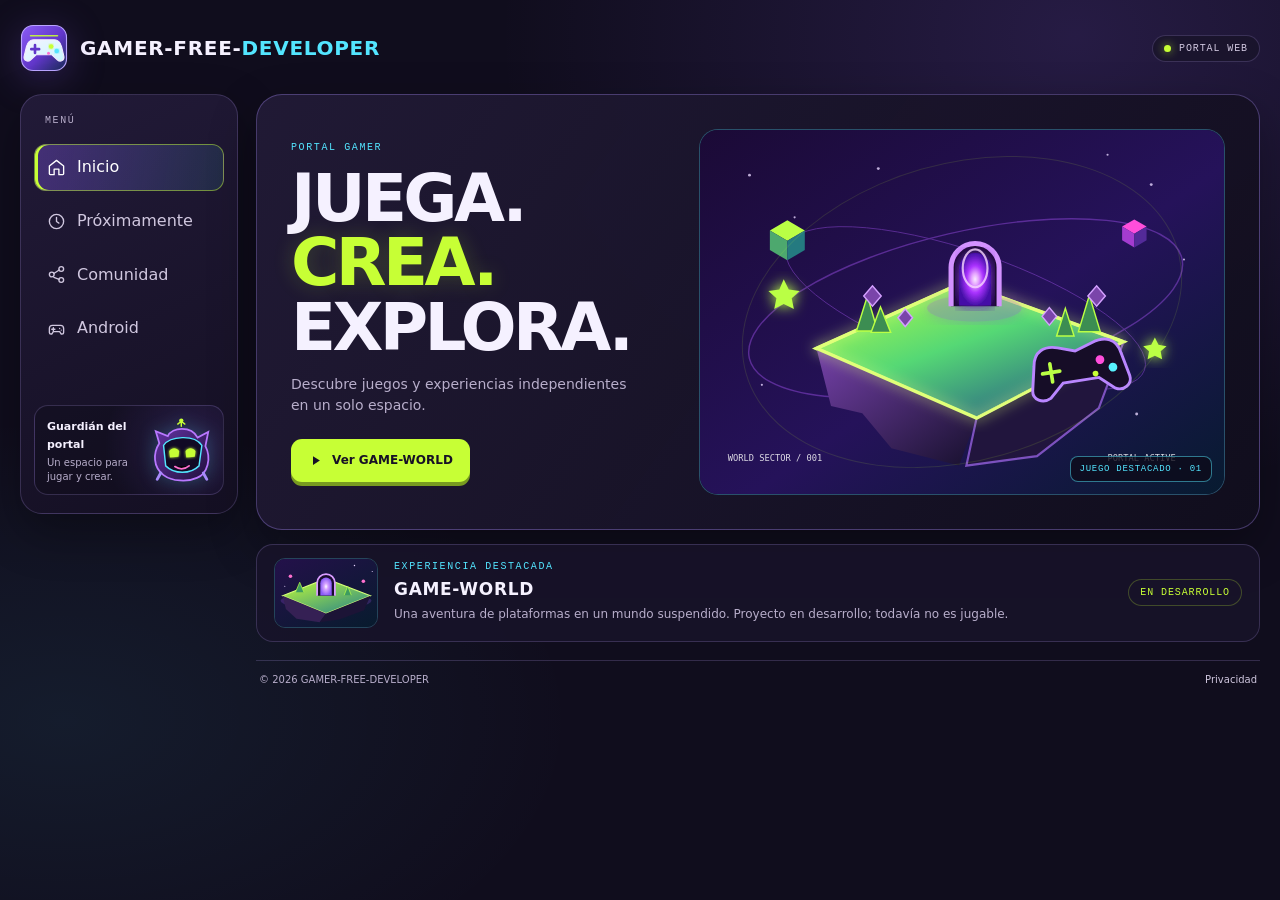
<file: index.html>
<!doctype html>
<html lang="es">
<head>
  <meta charset="utf-8">
  <meta name="viewport" content="width=device-width, initial-scale=1, viewport-fit=cover">
  <meta name="theme-color" content="#100d1d">
  <meta name="color-scheme" content="dark">
  <meta name="application-name" content="GAMER-FREE-DEVELOPER">
  <meta name="apple-mobile-web-app-title" content="GAMER-FREE-DEVELOPER">
  <meta name="apple-mobile-web-app-capable" content="yes">
  <meta name="apple-mobile-web-app-status-bar-style" content="black-translucent">
  <meta name="format-detection" content="telephone=no">
  <meta name="referrer" content="strict-origin-when-cross-origin">
  <meta name="author" content="GAMER-FREE-DEVELOPER">
  <meta name="description" content="GAMER-FREE-DEVELOPER: portal gamer para descubrir juegos, arte digital y experiencias independientes.">
  <meta name="keywords" content="GAMER-FREE-DEVELOPER, videojuegos, juegos independientes, portal gamer, GAME-WORLD, gaming">
  <meta name="robots" content="index,follow,max-image-preview:large,max-snippet:-1,max-video-preview:-1">
  <meta name="googlebot" content="index,follow,max-image-preview:large,max-snippet:-1,max-video-preview:-1">
  <title>GAMER-FREE-DEVELOPER | Portal gamer</title>
  <link rel="canonical" href="https://oficial.gamer.free/">
  <link rel="alternate" hreflang="es" href="https://oficial.gamer.free/">
  <link rel="alternate" hreflang="x-default" href="https://oficial.gamer.free/">
  <link rel="icon" type="image/svg+xml" href="./assets/brand/favicon.svg">
  <link rel="icon" type="image/png" sizes="192x192" href="./assets/brand/icon-192.png">
  <link rel="apple-touch-icon" sizes="192x192" href="./assets/brand/icon-192.png">
  <link rel="manifest" href="./manifest.webmanifest">
  <link rel="preload" href="./assets/css/styles.css" as="style">
  <link rel="stylesheet" href="./assets/css/styles.css">
  <link rel="preload" href="./assets/illustrations/game-world.svg" as="image" type="image/svg+xml" fetchpriority="high">
  <meta property="og:type" content="website">
  <meta property="og:locale" content="es_ES">
  <meta property="og:site_name" content="GAMER-FREE-DEVELOPER">
  <meta property="og:title" content="GAMER-FREE-DEVELOPER | Portal gamer">
  <meta property="og:description" content="Descubre juegos, arte digital y experiencias independientes en GAMER-FREE-DEVELOPER.">
  <meta property="og:url" content="https://oficial.gamer.free/">
  <meta property="og:image" content="https://oficial.gamer.free/assets/illustrations/social-preview.jpg">
  <meta property="og:image:secure_url" content="https://oficial.gamer.free/assets/illustrations/social-preview.jpg">
  <meta property="og:image:type" content="image/jpeg">
  <meta property="og:image:width" content="1200">
  <meta property="og:image:height" content="630">
  <meta property="og:image:alt" content="GAMER-FREE-DEVELOPER: portal gamer con una isla flotante y un portal luminoso.">
  <meta name="twitter:card" content="summary_large_image">
  <meta name="twitter:title" content="GAMER-FREE-DEVELOPER | Portal gamer">
  <meta name="twitter:description" content="Descubre juegos, arte digital y experiencias independientes.">
  <meta name="twitter:image" content="https://oficial.gamer.free/assets/illustrations/social-preview.jpg">
  <meta name="twitter:image:alt" content="Ilustración oficial de GAMER-FREE-DEVELOPER y GAME-WORLD.">
  <script type="application/ld+json">
  {
    "@context": "https://schema.org",
    "@graph": [
      {
        "@type": "Organization",
        "@id": "https://oficial.gamer.free/#organization",
        "name": "GAMER-FREE-DEVELOPER",
        "url": "https://oficial.gamer.free/",
        "logo": {
          "@type": "ImageObject",
          "url": "https://oficial.gamer.free/assets/brand/brand-mark.svg"
        },
        "email": "gamer.free.developer@gmail.com",
        "sameAs": [
          "https://www.facebook.com/share/1AEmgrZEAX/",
          "https://youtube.com/@gamer.free.developer?si=sKg1V9LEy1lL_zl4",
          "https://www.instagram.com/gamer.free.developer?evlk=MWxrbWc2b296bjY4dQ==",
          "https://t.me/oficial_gamer_free",
          "https://x.com/gamer_free_dev"
        ],
        "contactPoint": [{
          "@type": "ContactPoint",
          "contactType": "consultas generales",
          "email": "gamer.free.developer@gmail.com",
          "availableLanguage": ["es"]
        }]
      },
      {
        "@type": "WebSite",
        "@id": "https://oficial.gamer.free/#website",
        "url": "https://oficial.gamer.free/",
        "name": "GAMER-FREE-DEVELOPER",
        "description": "Portal gamer para descubrir juegos, arte digital y experiencias independientes.",
        "inLanguage": "es",
        "publisher": { "@id": "https://oficial.gamer.free/#organization" }
      },
      {
        "@type": "WebPage",
        "@id": "https://oficial.gamer.free/#webpage",
        "url": "https://oficial.gamer.free/",
        "name": "GAMER-FREE-DEVELOPER | Portal gamer",
        "description": "Descubre juegos, arte digital y experiencias independientes en GAMER-FREE-DEVELOPER.",
        "inLanguage": "es",
        "isPartOf": { "@id": "https://oficial.gamer.free/#website" },
        "about": { "@id": "https://oficial.gamer.free/#organization" },
        "primaryImageOfPage": {
          "@type": "ImageObject",
          "url": "https://oficial.gamer.free/assets/illustrations/social-preview.jpg",
          "width": 1200,
          "height": 630
        }
      }
    ]
  }
  </script>
  <script src="./assets/js/audio.js" defer></script>
  <script src="./assets/js/app.js" defer></script>
</head>
<body>
  <a class="skip-link" href="#mainContent">Saltar al contenido</a>
  <div class="app-shell">
    <header class="site-header">
      <a class="brand" href="./" aria-label="GAMER-FREE-DEVELOPER, inicio">
        <img src="./assets/brand/brand-mark.svg" alt="" width="48" height="48">
        <span class="brand-name">GAMER-FREE-<strong>DEVELOPER</strong></span>
      </a>
      <div class="header-tools">
        <span class="header-status"><span class="status-dot"></span> PORTAL WEB</span>
      </div>
    </header>

    <div class="page-layout">
      <aside class="sidebar" aria-label="Panel de navegación">
        <p class="nav-caption">MENÚ</p>
        <nav class="main-nav" aria-label="Navegación principal">
          <button class="nav-button is-active" type="button" data-panel="home" aria-current="page">
            <svg viewBox="0 0 24 24" aria-hidden="true"><path d="m3 10 9-7 9 7v10a1 1 0 0 1-1 1h-5v-7H9v7H4a1 1 0 0 1-1-1V10Z"/></svg>
            <span>Inicio</span>
          </button>
          <button class="nav-button" type="button" data-panel="soon">
            <svg viewBox="0 0 24 24" aria-hidden="true"><circle cx="12" cy="12" r="9"/><path d="M12 7v5l3 2"/></svg>
            <span>Próximamente</span>
          </button>
          <button class="nav-button" type="button" data-panel="social">
            <svg viewBox="0 0 24 24" aria-hidden="true"><circle cx="18" cy="5" r="3"/><circle cx="6" cy="12" r="3"/><circle cx="18" cy="19" r="3"/><path d="m8.7 10.7 6.6-4.4m-6.6 9.4 6.6 2.6"/></svg>
            <span>Comunidad</span>
          </button>
          <button class="nav-button" type="button" data-panel="apk">
            <svg viewBox="0 0 24 24" aria-hidden="true"><path d="M7 8h10a4 4 0 0 1 4 4v5a2 2 0 0 1-2 2h-1l-2-3H8l-2 3H5a2 2 0 0 1-2-2v-5a4 4 0 0 1 4-4Z"/><path d="M8 11v4m-2-2h4m6-1h.01M18 14h.01"/></svg>
            <span>Android</span>
          </button>
        </nav>
        <div class="sidebar-note">
          <div class="sidebar-note-copy">
            <strong>Guardián del portal</strong>
            <p>Un espacio para jugar y crear.</p>
          </div>
          <img class="mascot-illustration" src="./assets/illustrations/mascot.svg" alt="Mascota alienígena guardiana del portal" width="72" height="78" loading="lazy" decoding="async">
        </div>
      </aside>

      <main class="main-content" id="mainContent" tabindex="-1">
        <section class="panel is-active" id="panel-home" aria-label="Inicio">
          <div class="hero-card">
            <div class="hero-copy">
              <p class="eyebrow">PORTAL GAMER</p>
              <h1>JUEGA.<br><span>CREA.</span><br>EXPLORA.</h1>
              <p class="hero-description">Descubre juegos y experiencias independientes en un solo espacio.</p>
              <button class="button button-primary" type="button" data-open-game>
                <svg viewBox="0 0 24 24" aria-hidden="true"><path d="m8 5 11 7-11 7V5Z"/></svg>
                Ver GAME-WORLD
              </button>
            </div>
            <div class="hero-visual">
              <img src="./assets/illustrations/game-world.svg" alt="Isla flotante con un portal brillante y elementos de videojuegos" width="720" height="500" fetchpriority="high" decoding="async">
              <span class="visual-label">JUEGO DESTACADO · 01</span>
            </div>
          </div>
          <div class="feature-bar">
            <img class="feature-art" src="./assets/illustrations/game-world-mini.svg" alt="Miniatura de una isla flotante de GAME-WORLD" width="112" height="72" loading="lazy" decoding="async">
            <div class="feature-copy">
              <p class="eyebrow">EXPERIENCIA DESTACADA</p>
              <h2>GAME-WORLD</h2>
              <p>Una aventura de plataformas en un mundo suspendido. Proyecto en desarrollo; todavía no es jugable.</p>
            </div>
            <span class="status-pill">EN DESARROLLO</span>
          </div>
        </section>

        <!-- Esta sección se mantiene intencionalmente vacía, según el alcance solicitado. -->
        <section class="panel" id="panel-soon" aria-label="Próximamente" aria-hidden="true"></section>

        <section class="panel" id="panel-social" aria-label="Comunidad" aria-hidden="true">
          <div class="section-heading">
            <p class="eyebrow">CANALES OFICIALES</p>
            <h1>COMUNIDAD</h1>
            <p>Conecta con GAMER-FREE-DEVELOPER en nuestros canales oficiales.</p>
          </div>
          <div class="social-grid">
            <a class="social-card" href="https://www.facebook.com/share/1AEmgrZEAX/" target="_blank" rel="noopener noreferrer" aria-label="Abrir Facebook de GAMER-FREE-DEVELOPER">
              <span class="social-symbol" aria-hidden="true">f</span><span class="social-copy"><strong>Facebook</strong><small>Abrir página oficial</small></span><span class="social-arrow" aria-hidden="true">↗</span>
            </a>
            <a class="social-card" href="mailto:gamer.free.developer@gmail.com" aria-label="Enviar correo a gamer.free.developer@gmail.com">
              <span class="social-symbol" aria-hidden="true">@</span><span class="social-copy"><strong>Gmail</strong><small>gamer.free.developer@gmail.com</small></span><span class="social-arrow" aria-hidden="true">↗</span>
            </a>
            <a class="social-card" href="https://youtube.com/@gamer.free.developer?si=sKg1V9LEy1lL_zl4" target="_blank" rel="noopener noreferrer" aria-label="Abrir YouTube de GAMER-FREE-DEVELOPER">
              <span class="social-symbol" aria-hidden="true">▶</span><span class="social-copy"><strong>YouTube</strong><small>Ver canal oficial</small></span><span class="social-arrow" aria-hidden="true">↗</span>
            </a>
            <a class="social-card" href="https://www.instagram.com/gamer.free.developer?evlk=MWxrbWc2b296bjY4dQ==" target="_blank" rel="noopener noreferrer" aria-label="Abrir Instagram de GAMER-FREE-DEVELOPER">
              <span class="social-symbol" aria-hidden="true">◎</span><span class="social-copy"><strong>Instagram</strong><small>Ver cuenta oficial</small></span><span class="social-arrow" aria-hidden="true">↗</span>
            </a>
            <a class="social-card" href="https://t.me/oficial_gamer_free" target="_blank" rel="noopener noreferrer" aria-label="Abrir Telegram de GAMER-FREE-DEVELOPER">
              <span class="social-symbol" aria-hidden="true">➤</span><span class="social-copy"><strong>Telegram</strong><small>Unirse al canal oficial</small></span><span class="social-arrow" aria-hidden="true">↗</span>
            </a>
            <a class="social-card" href="https://x.com/gamer_free_dev" target="_blank" rel="noopener noreferrer" aria-label="Abrir X de GAMER-FREE-DEVELOPER">
              <span class="social-symbol" aria-hidden="true">𝕏</span><span class="social-copy"><strong>X / Twitter</strong><small>Ver cuenta oficial</small></span><span class="social-arrow" aria-hidden="true">↗</span>
            </a>
          </div>
        </section>

        <section class="panel" id="panel-apk" aria-label="Aplicación Android" aria-hidden="true">
          <div class="section-heading">
            <p class="eyebrow">APLICACIÓN MÓVIL</p>
            <h1>ANDROID</h1>
            <p>Descarga la aplicación para Android desde el enlace oficial de distribución.</p>
          </div>
          <div class="apk-card">
            <img class="apk-illustration" src="./assets/illustrations/android-bot.svg" alt="Robot Android verde" width="86" height="92" loading="lazy" decoding="async">
            <div class="apk-copy"><strong>GAMER-FREE-DEVELOPER</strong><p>Instalador para dispositivos Android.</p></div>
            <a class="button button-primary apk-download" href="https://apk.e-droid.net/apk/app4252838-hucwot.apk?v=2" target="_blank" rel="noopener noreferrer" aria-label="Descargar APK de GAMER-FREE-DEVELOPER">Descargar APK <span aria-hidden="true">↗</span></a>
          </div>
        </section>

        <footer class="site-footer">
          <span>© 2026 GAMER-FREE-DEVELOPER</span>
          <a href="./legal.html">Privacidad</a>
        </footer>
      </main>
    </div>
  </div>

  <dialog class="info-dialog" id="gameDialog" aria-labelledby="dialogTitle">
    <div class="dialog-content">
      <p class="eyebrow">JUEGO DESTACADO</p>
      <h2 id="dialogTitle">GAME-WORLD</h2>
      <p>GAME-WORLD es un proyecto de plataformas y exploración. Su diseño visual está preparado, pero la versión jugable aún no se ha desarrollado.</p>
      <div class="dialog-actions"><form method="dialog"><button class="button button-primary">Cerrar</button></form></div>
    </div>
  </dialog>
</body>
</html>
</file>
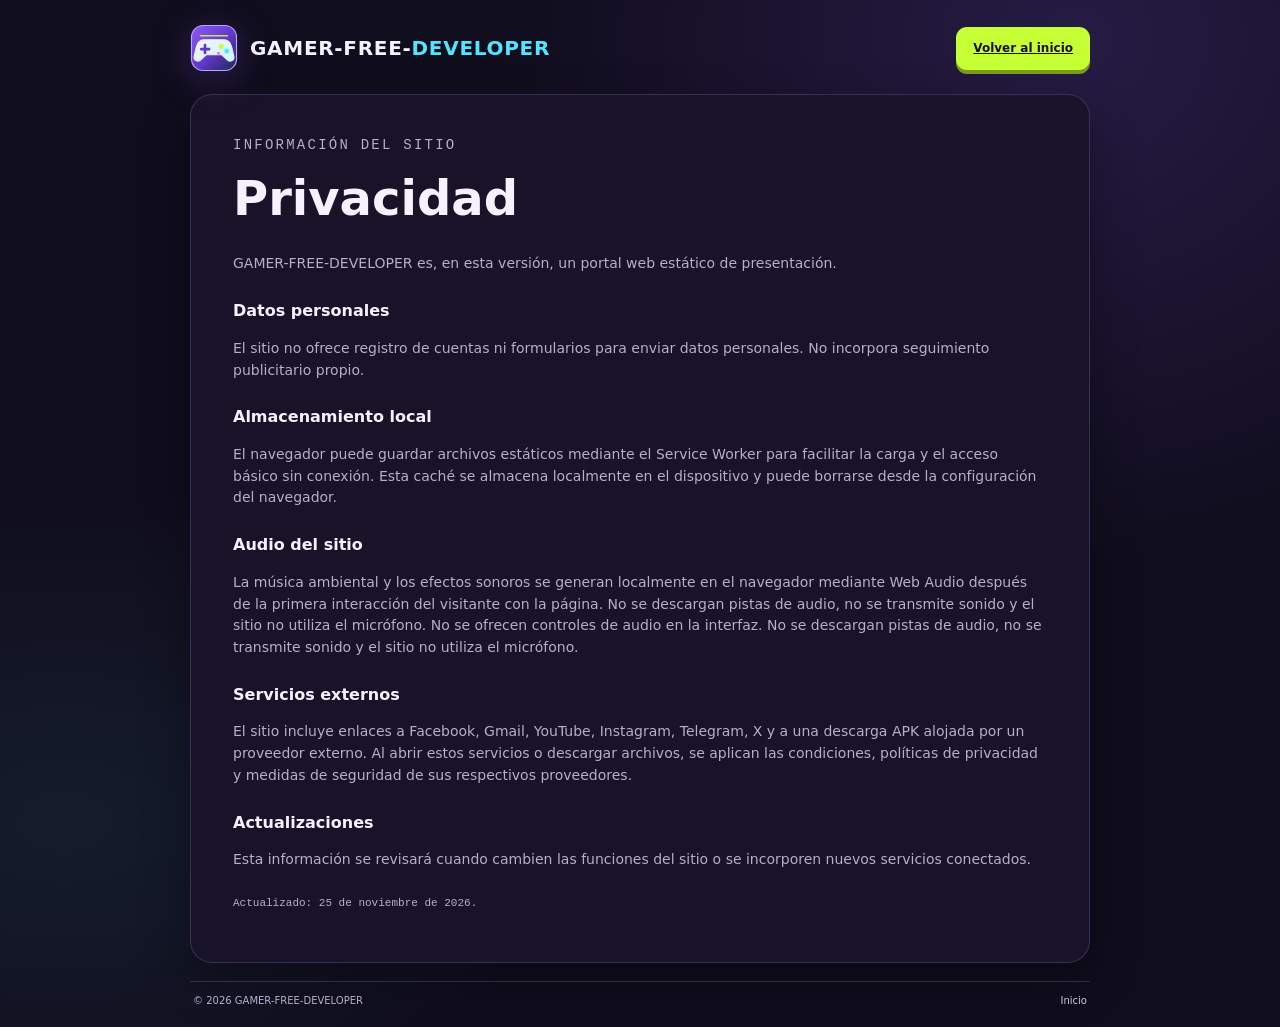
<file: legal.html>
<!doctype html>
<html lang="es">
<head>
  <meta charset="utf-8">
  <meta name="viewport" content="width=device-width, initial-scale=1">
  <meta name="theme-color" content="#100d1d">
  <meta name="description" content="Política de privacidad de GAMER-FREE-DEVELOPER.">
  <meta name="robots" content="index,follow">
  <link rel="canonical" href="https://oficial.gamer.free/legal.html">
  <title>Privacidad · GAMER-FREE-DEVELOPER</title>
  <link rel="icon" type="image/svg+xml" href="./assets/brand/favicon.svg">
  <link rel="stylesheet" href="./assets/css/styles.css">
</head>
<body>
  <div class="app-shell legal-shell">
    <header class="site-header">
      <a class="brand" href="./"><img src="./assets/brand/brand-mark.svg" alt="" width="48" height="48"><span class="brand-name">GAMER-FREE-<strong>DEVELOPER</strong></span></a>
      <a class="button button-primary" href="./">Volver al inicio</a>
    </header>
    <main class="legal-card">
      <p class="eyebrow">INFORMACIÓN DEL SITIO</p>
      <h1>Privacidad</h1>
      <p>GAMER-FREE-DEVELOPER es, en esta versión, un portal web estático de presentación.</p>
      <h2>Datos personales</h2>
      <p>El sitio no ofrece registro de cuentas ni formularios para enviar datos personales. No incorpora seguimiento publicitario propio.</p>
      <h2>Almacenamiento local</h2>
      <p>El navegador puede guardar archivos estáticos mediante el Service Worker para facilitar la carga y el acceso básico sin conexión. Esta caché se almacena localmente en el dispositivo y puede borrarse desde la configuración del navegador.</p>
      <h2>Audio del sitio</h2>
      <p>La música ambiental y los efectos sonoros se generan localmente en el navegador mediante Web Audio después de la primera interacción del visitante con la página. No se descargan pistas de audio, no se transmite sonido y el sitio no utiliza el micrófono. No se ofrecen controles de audio en la interfaz. No se descargan pistas de audio, no se transmite sonido y el sitio no utiliza el micrófono.</p>
      <h2>Servicios externos</h2>
      <p>El sitio incluye enlaces a Facebook, Gmail, YouTube, Instagram, Telegram, X y a una descarga APK alojada por un proveedor externo. Al abrir estos servicios o descargar archivos, se aplican las condiciones, políticas de privacidad y medidas de seguridad de sus respectivos proveedores.</p>
      <h2>Actualizaciones</h2>
      <p>Esta información se revisará cuando cambien las funciones del sitio o se incorporen nuevos servicios conectados.</p>
      <p class="legal-updated">Actualizado: 25 de noviembre de 2026.</p>
    </main>
    <footer class="site-footer"><span>© 2026 GAMER-FREE-DEVELOPER</span><a href="./">Inicio</a></footer>
  </div>
</body>
</html>
</file>
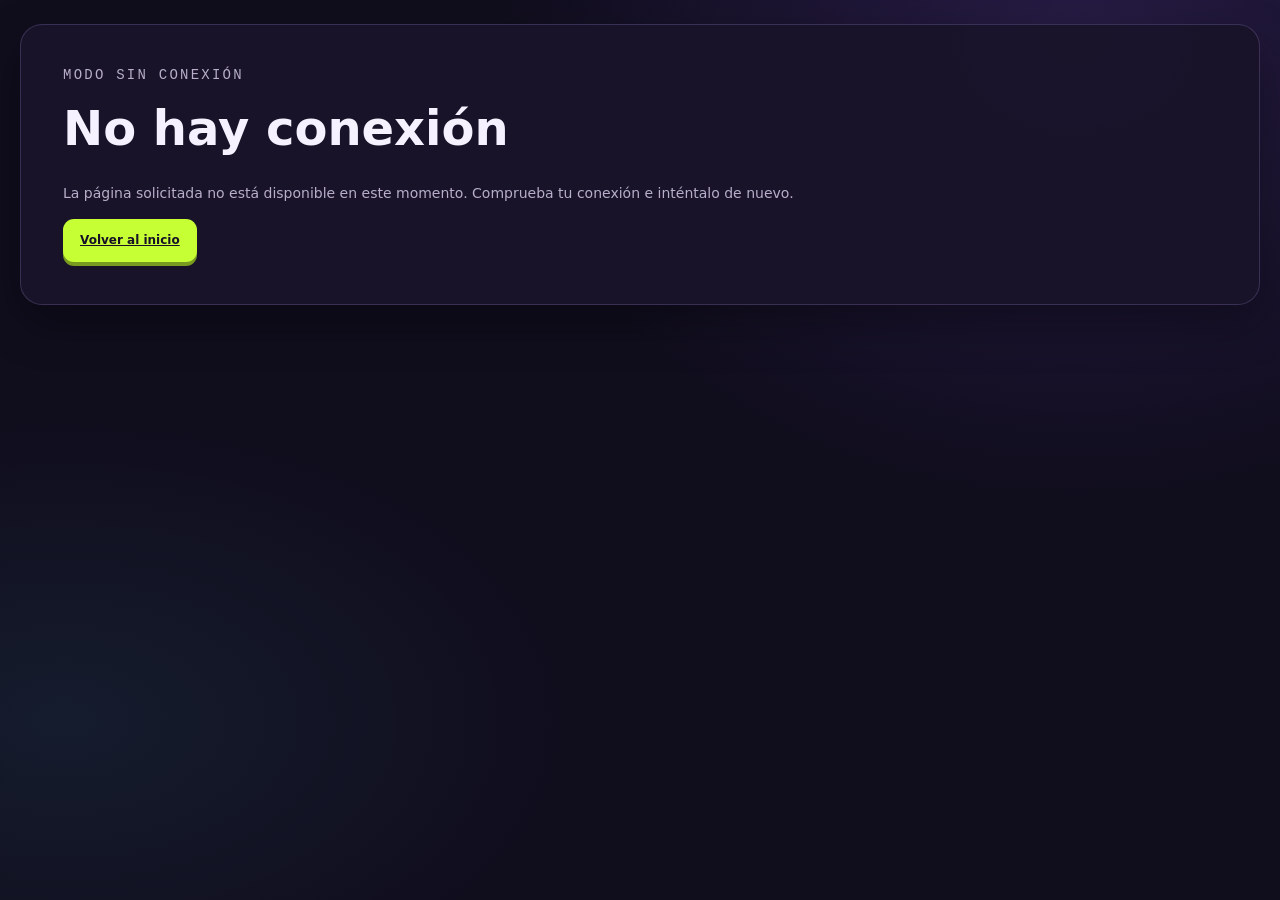
<file: offline.html>
<!doctype html>
<html lang="es">
<head>
  <meta charset="utf-8">
  <meta name="viewport" content="width=device-width, initial-scale=1">
  <meta name="theme-color" content="#100d1d">
  <meta name="robots" content="noindex,nofollow">
  <meta name="referrer" content="no-referrer">
  <title>Sin conexión · GAMER-FREE-DEVELOPER</title>
  <link rel="icon" type="image/svg+xml" href="./assets/brand/favicon.svg">
  <link rel="stylesheet" href="./assets/css/styles.css">
</head>
<body>
  <main class="app-shell">
    <section class="legal-card">
      <p class="eyebrow">MODO SIN CONEXIÓN</p>
      <h1>No hay conexión</h1>
      <p>La página solicitada no está disponible en este momento. Comprueba tu conexión e inténtalo de nuevo.</p>
      <a class="button button-primary" href="./">Volver al inicio</a>
    </section>
  </main>
</body>
</html>
</file>
<file: assets/css/styles.css>
/* GAMER-FREE-DEVELOPER · interfaz principal · versión 1.0.3 */
:root {
  color-scheme: dark;
  --bg: #100d1d;
  --surface: #19142a;
  --surface-strong: #211a36;
  --surface-soft: #261f3d;
  --text: #f5f1ff;
  --muted: #b8aecb;
  --muted-strong: #d0c7df;
  --purple: #a78bfa;
  --purple-strong: #8b5cf6;
  --purple-deep: #6136c9;
  --cyan: #53e5ff;
  --lime: #c7ff35;
  --pink: #ff70cf;
  --line: rgba(190, 165, 255, .2);
  --shadow: 0 18px 48px rgba(0, 0, 0, .32);
  --radius: 22px;
  --font-ui: Inter, ui-sans-serif, system-ui, -apple-system, BlinkMacSystemFont, "Segoe UI", sans-serif;
  --font-mono: ui-monospace, SFMono-Regular, Consolas, "Liberation Mono", monospace;
}

* { box-sizing: border-box; }
html { min-width: 320px; scroll-behavior: smooth; }
body {
  min-height: 100vh;
  margin: 0;
  color: var(--text);
  background:
    radial-gradient(ellipse at 84% 4%, rgba(139, 92, 246, .18), transparent 36rem),
    radial-gradient(ellipse at 5% 80%, rgba(83, 229, 255, .07), transparent 32rem),
    var(--bg);
  font-family: var(--font-ui);
  line-height: 1.55;
}
button, a { font: inherit; }
button { color: inherit; }
a { color: inherit; }
button:focus-visible, a:focus-visible, main:focus-visible { outline: 2px solid var(--lime); outline-offset: 4px; }
.skip-link {
  position: absolute; z-index: 20; top: 8px; left: 8px;
  padding: 10px 14px; transform: translateY(-160%);
  border-radius: 10px; background: var(--lime); color: #171126; font-weight: 700;
}
.skip-link:focus { transform: translateY(0); }
.app-shell { width: min(1260px, calc(100% - 40px)); margin: 0 auto; padding: 24px 0 18px; }
.site-header { display: flex; align-items: center; justify-content: space-between; gap: 20px; margin-bottom: 22px; }
.brand { display: inline-flex; align-items: center; gap: 12px; min-width: 0; text-decoration: none; }
.brand img { display: block; flex: 0 0 48px; width: 48px; height: 48px; filter: drop-shadow(0 7px 18px rgba(139, 92, 246, .25)); }
.brand-name { font-size: clamp(15px, 2vw, 20px); font-weight: 800; letter-spacing: .035em; line-height: 1.15; }
.brand-name strong { color: var(--cyan); font-weight: 800; }
.header-tools { display: flex; align-items: center; justify-content: flex-end; gap: 10px; }


.header-status, .status-pill {
  display: inline-flex; align-items: center; gap: 8px; width: fit-content;
  padding: 7px 11px; border: 1px solid var(--line); border-radius: 999px;
  background: rgba(25, 20, 42, .78); color: var(--muted-strong);
  font: 10px var(--font-mono); letter-spacing: .09em; white-space: nowrap;
}
.status-dot { width: 7px; height: 7px; border-radius: 50%; background: var(--lime); box-shadow: 0 0 10px rgba(199, 255, 53, .7); }
.page-layout { display: grid; grid-template-columns: 218px minmax(0, 1fr); align-items: start; gap: 18px; }
.sidebar {
  position: sticky; top: 18px; display: flex; flex-direction: column; gap: 16px;
  min-height: 420px; padding: 18px 13px; border: 1px solid var(--line);
  border-radius: var(--radius); background: linear-gradient(155deg, rgba(35, 27, 57, .96), rgba(21, 16, 35, .96));
  box-shadow: var(--shadow);
}
.nav-caption, .eyebrow { margin: 0; color: var(--cyan); font: 10px var(--font-mono); letter-spacing: .16em; }
.nav-caption { padding: 2px 11px; color: var(--muted); }
.main-nav { display: grid; gap: 7px; }
.nav-button {
  display: flex; align-items: center; gap: 11px; width: 100%; min-height: 46px;
  padding: 10px 12px; border: 1px solid transparent; border-radius: 12px;
  background: transparent; color: var(--muted-strong); text-align: left; cursor: pointer;
  transition: background-color .18s ease, border-color .18s ease, color .18s ease;
}
.nav-button svg { width: 19px; height: 19px; flex: 0 0 19px; fill: none; stroke: currentColor; stroke-width: 1.7; stroke-linecap: round; stroke-linejoin: round; }
.nav-button:hover { border-color: var(--line); background: rgba(167, 139, 250, .08); color: var(--text); }
.nav-button.is-active { border-color: rgba(199, 255, 53, .48); background: linear-gradient(100deg, rgba(139, 92, 246, .34), rgba(83, 229, 255, .1)); color: #fff; box-shadow: inset 3px 0 var(--lime); }
.sidebar-note { display: grid; grid-template-columns: minmax(0, 1fr) 64px; align-items: center; gap: 7px; margin-top: auto; padding: 10px 9px 8px 12px; border: 1px solid var(--line); border-radius: 14px; background: radial-gradient(circle at 85% 45%, rgba(139, 92, 246, .18), transparent 54%), rgba(11, 9, 19, .26); overflow: hidden; }
.sidebar-note-copy { min-width: 0; }
.sidebar-note strong { display: block; margin-bottom: 3px; font-size: 11px; }
.sidebar-note p { margin: 0; color: var(--muted); font-size: 10px; line-height: 1.4; }
.mascot-illustration { display: block; width: 64px; height: 70px; object-fit: contain; filter: drop-shadow(0 0 9px rgba(83, 229, 255, .24)); animation: mascot-float 5s ease-in-out infinite; }
@keyframes mascot-float { 0%, 100% { transform: translateY(0); } 50% { transform: translateY(-4px); } }
.main-content { min-width: 0; }
.panel { display: none; min-height: 470px; }
.panel.is-active { display: block; animation: panel-in .2s ease-out both; }
@keyframes panel-in { from { opacity: .55; transform: translateY(5px); } to { opacity: 1; transform: translateY(0); } }
.hero-card {
  display: grid; grid-template-columns: minmax(250px, .85fr) minmax(0, 1.15fr); gap: 20px;
  min-height: 390px; padding: clamp(20px, 3vw, 34px); border: 1px solid rgba(167, 139, 250, .34);
  border-radius: 26px; background: linear-gradient(125deg, rgba(33, 26, 54, .98), rgba(17, 14, 29, .96));
  box-shadow: var(--shadow); overflow: hidden;
}
.hero-copy { display: flex; flex-direction: column; align-items: flex-start; justify-content: center; }
.hero-copy h1 { margin: 14px 0 13px; font-size: clamp(38px, 5.4vw, 66px); line-height: .98; letter-spacing: -.055em; }
.hero-copy h1 span { color: var(--lime); text-shadow: 0 0 22px rgba(199, 255, 53, .2); }
.hero-description { max-width: 350px; margin: 0 0 22px; color: var(--muted); font-size: 14px; }
.button { display: inline-flex; align-items: center; justify-content: center; gap: 9px; min-height: 43px; padding: 0 16px; border: 1px solid transparent; border-radius: 11px; font-size: 12px; font-weight: 750; cursor: pointer; transition: transform .18s ease, filter .18s ease; }
.button:hover { transform: translateY(-2px); filter: brightness(1.06); }
.button svg { width: 15px; height: 15px; fill: currentColor; }
.button-primary { background: var(--lime); color: #171126; box-shadow: 0 4px 0 #789b20; }
.hero-visual { position: relative; min-height: 300px; overflow: hidden; border: 1px solid rgba(83, 229, 255, .3); border-radius: 19px; background: #17112b; }
.hero-visual img { display: block; width: 100%; height: 100%; min-height: 300px; object-fit: cover; }
.hero-visual::after { content: ""; position: absolute; inset: 9% 7%; border: 1px solid rgba(199, 255, 53, .12); border-radius: 50%; transform: rotate(-16deg); pointer-events: none; }
.visual-label { position: absolute; right: 12px; bottom: 12px; padding: 7px 9px; border: 1px solid rgba(83, 229, 255, .5); border-radius: 8px; background: rgba(13, 11, 25, .78); color: var(--cyan); font: 9px var(--font-mono); letter-spacing: .08em; }
.feature-bar { display: grid; grid-template-columns: 104px minmax(0, 1fr) auto; align-items: center; gap: 16px; margin-top: 14px; padding: 13px 17px; border: 1px solid var(--line); border-radius: 17px; background: rgba(25, 20, 42, .84); }
.feature-art { display: block; width: 104px; height: 70px; object-fit: cover; border: 1px solid rgba(83, 229, 255, .24); border-radius: 11px; }
.feature-copy { min-width: 0; }
.feature-bar h2 { margin: 4px 0 3px; font-size: 17px; letter-spacing: .04em; }
.feature-bar p:last-child { max-width: 690px; margin: 0; color: var(--muted); font-size: 12px; }
.status-pill { border-color: rgba(199, 255, 53, .24); color: var(--lime); }
.section-heading { margin: 8px 0 24px; }
.section-heading h1 { margin: 7px 0 5px; font-size: clamp(30px, 4vw, 44px); letter-spacing: -.04em; }
.section-heading > p:last-child { margin: 0; color: var(--muted); font-size: 14px; }
.social-grid { display: grid; grid-template-columns: repeat(3, minmax(0, 1fr)); gap: 12px; }
.social-card { display: flex; align-items: center; gap: 12px; min-width: 0; min-height: 82px; padding: 14px; border: 1px solid var(--line); border-radius: 15px; background: rgba(25, 20, 42, .84); text-decoration: none; transition: transform .18s ease, border-color .18s ease, background-color .18s ease; }
.social-card:hover { transform: translateY(-2px); border-color: rgba(83, 229, 255, .48); background: rgba(38, 31, 61, .96); }
.social-symbol { display: grid; place-items: center; flex: 0 0 42px; height: 42px; border-radius: 13px; background: rgba(139, 92, 246, .2); color: var(--cyan); font-size: 22px; font-weight: 800; }
.social-copy { flex: 1; min-width: 0; }
.social-card strong, .social-card small { display: block; overflow-wrap: anywhere; }
.social-card strong { font-size: 13px; }
.social-card small { margin-top: 2px; color: var(--muted); font-size: 10px; }
.social-arrow { align-self: flex-start; color: var(--lime); font-size: 15px; }
.apk-card { display: flex; align-items: center; gap: 17px; padding: 17px 20px; border: 1px solid var(--line); border-radius: 18px; background: linear-gradient(120deg, rgba(33, 26, 54, .96), rgba(20, 16, 33, .96)); overflow: hidden; }
.apk-illustration { display: block; flex: 0 0 82px; width: 82px; height: 88px; object-fit: contain; filter: drop-shadow(0 5px 12px rgba(199, 255, 53, .12)); }
.apk-copy { flex: 1; min-width: 0; }
.apk-card strong { font-size: 13px; }
.apk-card p { margin: 4px 0 0; color: var(--muted); font-size: 12px; }
.apk-download { flex: 0 0 auto; text-decoration: none; }
.site-footer { display: flex; align-items: center; justify-content: space-between; gap: 12px; margin-top: 18px; padding: 11px 3px 0; border-top: 1px solid var(--line); color: var(--muted); font-size: 10px; }
.site-footer a { color: var(--muted-strong); text-decoration: none; }
.site-footer a:hover { color: var(--cyan); }
.info-dialog { width: min(460px, calc(100% - 32px)); padding: 0; border: 1px solid rgba(167, 139, 250, .45); border-radius: 20px; background: var(--surface); color: var(--text); box-shadow: 0 24px 80px rgba(0, 0, 0, .58); }
.info-dialog::backdrop { background: rgba(5, 4, 10, .72); backdrop-filter: blur(4px); }
.dialog-content { padding: 25px; }
.dialog-content h2 { margin: 7px 0 9px; }
.dialog-content > p:not(.eyebrow) { color: var(--muted); font-size: 13px; }
.dialog-actions { display: flex; justify-content: flex-end; margin-top: 19px; }
.dialog-actions form { margin: 0; }

@media (max-width: 900px) {
  .page-layout { grid-template-columns: 1fr; }
  .social-grid { grid-template-columns: repeat(2, minmax(0, 1fr)); }
  .sidebar { position: static; min-height: 0; padding: 10px; }
  .nav-caption { display: none; }
  .sidebar-note { display: grid; grid-template-columns: minmax(0, 1fr) 48px; gap: 8px; margin-top: 3px; padding: 5px 10px 4px; }
  .sidebar-note strong { font-size: 10px; }
  .sidebar-note p { font-size: 9px; }
  .mascot-illustration { width: 48px; height: 50px; }
  .main-nav { grid-template-columns: repeat(4, minmax(0, 1fr)); gap: 6px; }
  .nav-button { justify-content: center; padding: 9px 7px; font-size: 12px; }
  .nav-button svg { width: 17px; height: 17px; flex-basis: 17px; }
}
@media (max-width: 650px) {
  .app-shell { width: min(100% - 24px, 560px); padding-top: 15px; }
  .site-header { margin-bottom: 14px; }
  .brand { gap: 8px; }
  .brand img { flex-basis: 40px; width: 40px; height: 40px; }
  .brand-name { max-width: 230px; font-size: 13px; letter-spacing: .01em; }
  .header-status { display: none; }
  .site-header { gap: 8px; }
  .brand { gap: 7px; }
  .brand-name { max-width: 160px; font-size: 11px; letter-spacing: 0; }
  .header-tools { gap: 0; }
.main-nav { grid-template-columns: repeat(4, minmax(0, 1fr)); }
  .nav-button { flex-direction: column; gap: 4px; min-height: 62px; font-size: 10px; }
  .hero-card { grid-template-columns: 1fr; gap: 18px; padding: 20px; }
  .hero-copy h1 { font-size: clamp(42px, 12vw, 60px); }
  .hero-visual, .hero-visual img { min-height: 220px; }
  .feature-bar { grid-template-columns: 72px minmax(0, 1fr); gap: 11px; padding: 13px; }
  .feature-art { width: 72px; height: 62px; }
  .feature-bar .status-pill { grid-column: 2; }
  .social-grid { grid-template-columns: 1fr; }
  .apk-card { align-items: center; flex-wrap: wrap; gap: 12px; padding: 15px; }
  .apk-illustration { flex-basis: 64px; width: 64px; height: 72px; }
  .apk-copy { flex: 1 1 calc(100% - 84px); }
  .apk-download { width: 100%; }
  .site-footer { font-size: 9px; }
}
@media (prefers-reduced-motion: reduce) {
  *, *::before, *::after { scroll-behavior: auto !important; animation-duration: .01ms !important; animation-iteration-count: 1 !important; transition-duration: .01ms !important; }
}

/* Vistas informativas compartidas */
.legal-shell { max-width: 900px; }
.legal-card { padding: clamp(22px, 4vw, 42px); border: 1px solid var(--line); border-radius: var(--radius); background: rgba(25, 20, 42, .92); box-shadow: var(--shadow); }
.legal-card h1 { margin: 8px 0 18px; font-size: clamp(32px, 5vw, 48px); }
.legal-card h2 { margin: 24px 0 6px; font-size: 16px; }
.legal-card p { color: var(--muted); font-size: 14px; }
.legal-card .legal-updated { margin-top: 26px; font: 11px var(--font-mono); }

@media (prefers-reduced-motion: reduce) { .mascot-illustration { animation: none; } }
</file>
